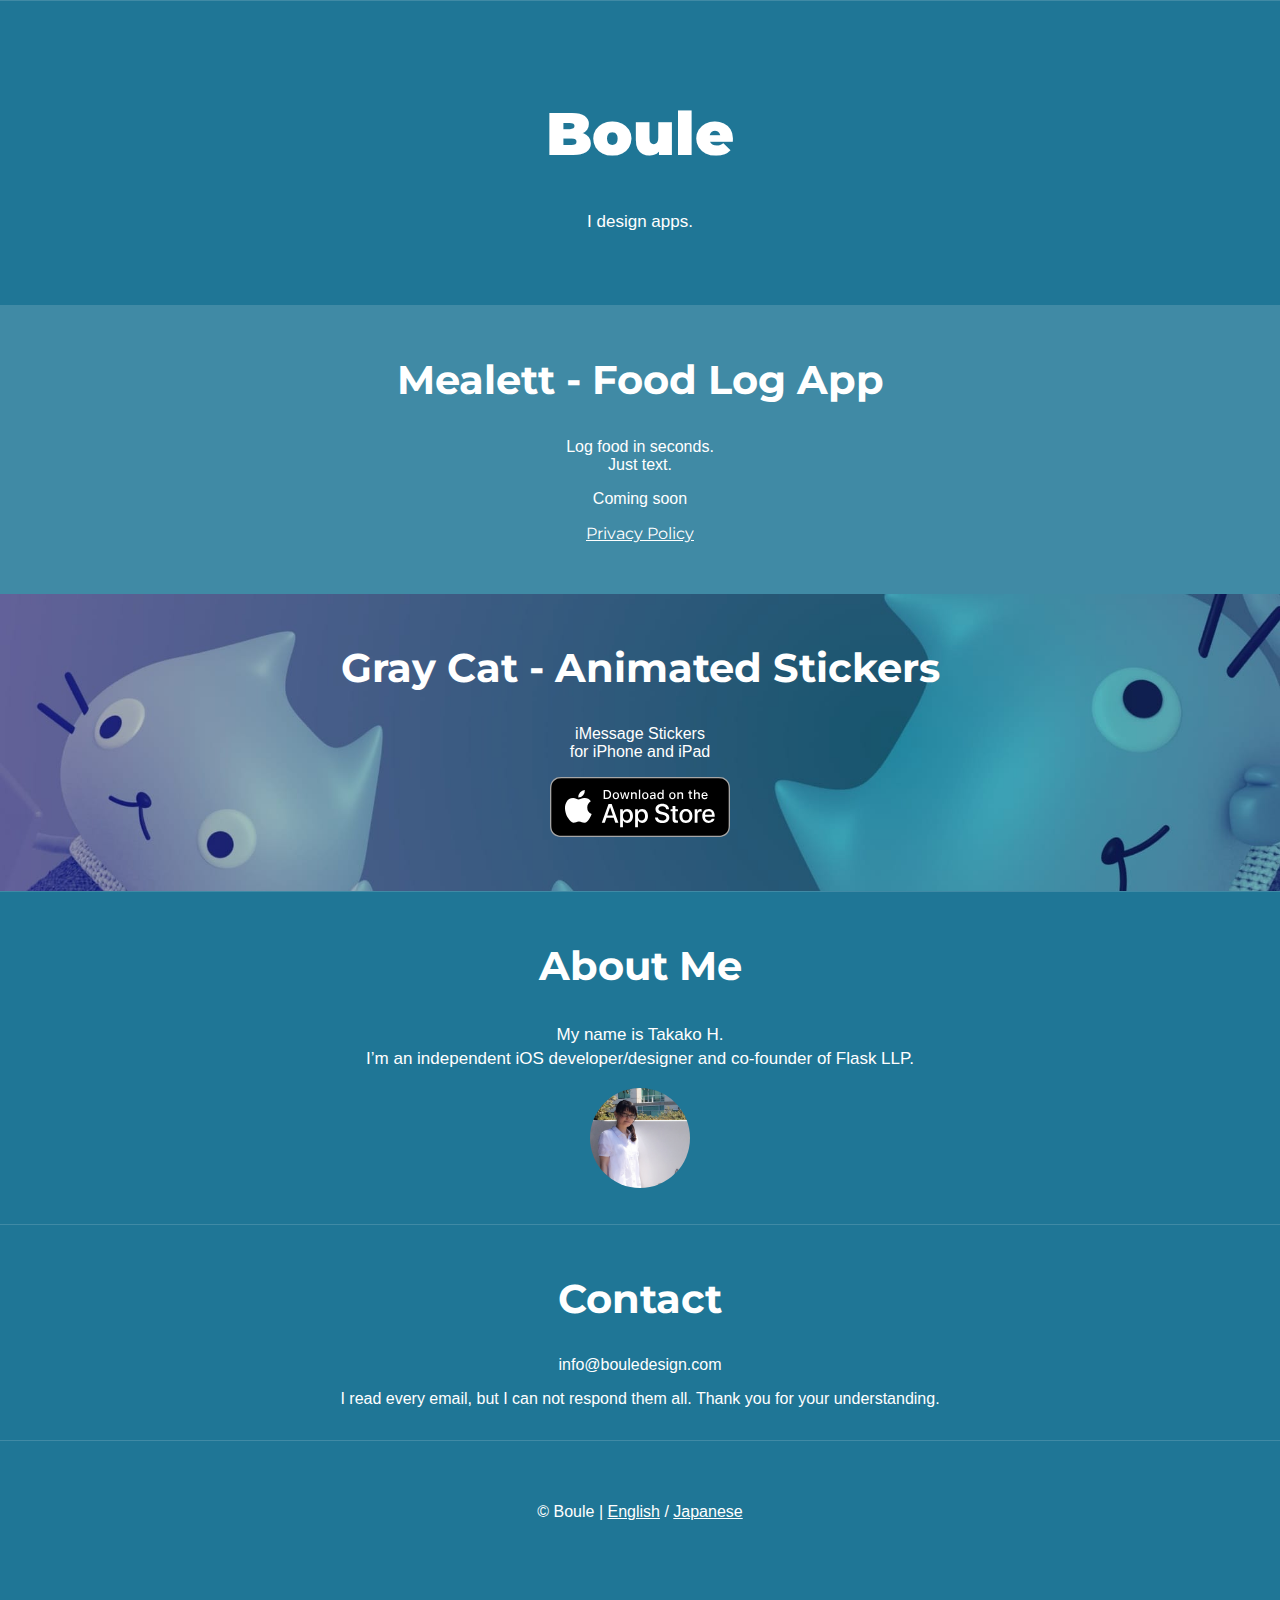
<file: index.html>
<!DOCTYPE html>
<html lang="en">
  <head>
    <meta charset="utf-8">
    <title>Boule - Create Apps for iOS</title>
    <meta name="viewport" content="width=device-width, initial-scale=1.0">
    <link rel="stylesheet" href="css/style.css" media="screen">
    <link href="https://use.fontawesome.com/releases/v5.15.1/css/all.css" rel="stylesheet">
    <link rel="apple-touch-icon" href="img/apple-touch-icon.png">
    <link rel="shortcut icon" href="img/favicon.ico">
  </head>
<body>

  <!-- Head  -->
  <div class="row">
  	<div class="head">
  		<h1 class="logo font-en">Boule</h1>
  		<p class="cp">I design apps.</p>
  	</div>
  	<br class="clearfix">
  </div>

  <!-- Apps  -->
  <div class="row app app-meal">
  	<div class="app-box">
  		<div class="app-text">
  			<h2 class="font-en">Mealett - Food Log App</h2>
  			<p>Log food in seconds.<br />Just text.</p>
  			<p>Coming soon</p>
  			<p class="font-en"><a href="privacypolicy.html">Privacy Policy</a></p>
  		</div>
  	</div>
  	<br class="clearfix">
  </div>
  
  <div class="row app app-graycat">
  	<div class="app-box">
  		<div class="app-text">
  			<h2 class="font-en">Gray Cat - Animated Stickers</h2>
  			<p>iMessage Stickers<br />for iPhone and iPad</p>
        <p><a href="https://apps.apple.com/app/id1192714377"><img src="img/Download_on_the_App_Store_Badge_US-UK_RGB_blk_092917.svg" height="60" alt="Download on the App Store"></a></p>
  		</div>
  	</div>
  	<br class="clearfix">
  </div>

  <!-- About -->
  <div class="row about" id="about">
  	<div class="box-line">
  		<h2 class="font-en">About Me</h2>
  		<p class="cp">My name is Takako H.<br>I’m an independent iOS developer/designer and co-founder of Flask LLP.</p>
      <p><img src="img/photo_hori.jpg" height="100" width="100" alt="" class="img-circle"></p>
  	</div>
  </div>

  <!-- Contact -->
  <div class="row contact" id="contact">
  		<h2 class="font-en">Contact</h2>
  		<p>&#105;&#110;&#102;&#111;&#64;&#98;&#111;&#117;&#108;&#101;&#100;&#101;&#115;&#105;&#103;&#110;&#46;&#99;&#111;&#109;</p>
      <p>I read every email, but I can not respond them all. Thank you for your understanding.</p>
  </div>

  <!-- Copyright -->
  <div class="row">
  	<footer>
  		<p>© Boule |  <a href="index.html">English</a> / <a href="index-ja.html">Japanese</a></p>
  	</footer>
  </div>

  </body>
  </html>
</file>
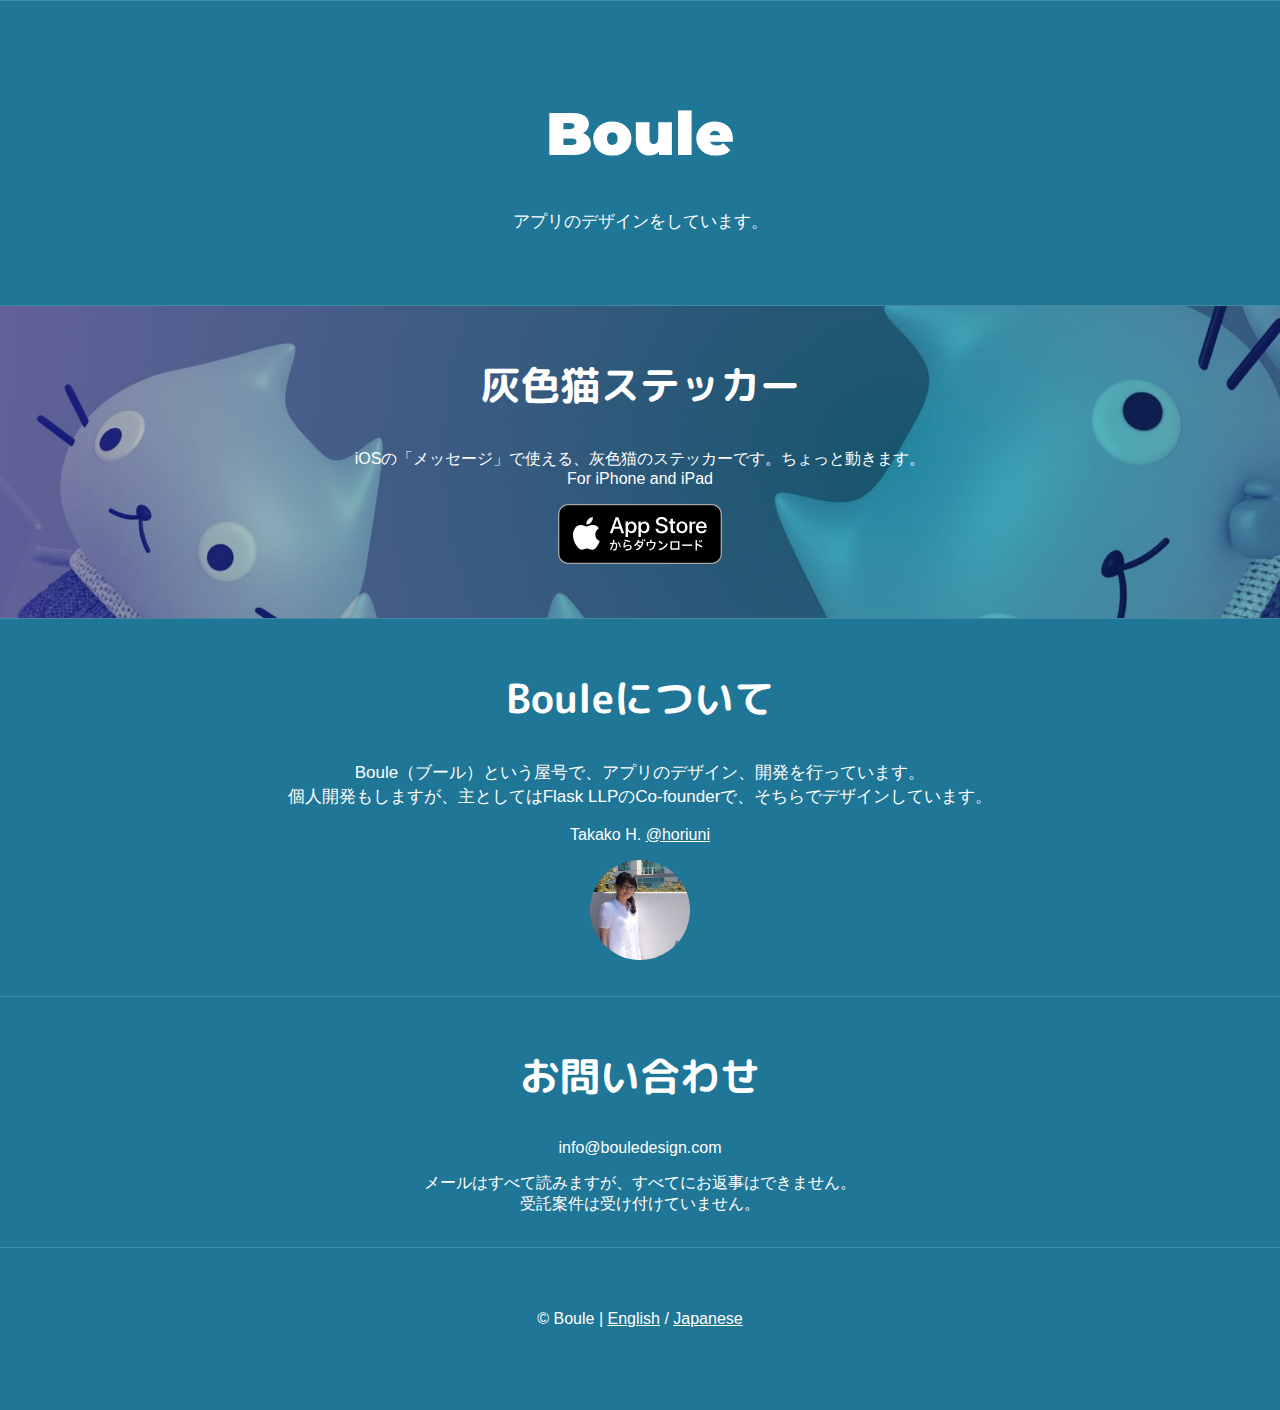
<file: ja/index.html>
<!DOCTYPE html>
<html lang="ja">
  <head>
    <meta charset="utf-8">
    <title>Boule（ブール） - アプリのデザイン</title>
    <meta name="viewport" content="width=device-width, initial-scale=1.0">
    <link rel="stylesheet" href="../css/style.css" media="screen">
    <link href="https://use.fontawesome.com/releases/v5.15.1/css/all.css" rel="stylesheet">
    <link rel="apple-touch-icon" href="/img/apple-touch-icon.png">
    <link rel="shortcut icon" href="/img/favicon.ico">
  </head>

<body>

  <!-- Head  -->
  <div class="row">
  	<div class="head">
  		<h1 class="logo font-en">Boule</h1>
  		<p class="cp">アプリのデザインをしています。</p>
  	</div>
  	<br class="clearfix">
  </div>

  <!-- Apps  -->
  <div class="row app app-graycat">
  	<div class="app-box">
  		<div class="app-text">
  			<h2 class="font-ja">灰色猫ステッカー</h2>
  			<p>iOSの「メッセージ」で使える、灰色猫のステッカーです。ちょっと動きます。<br />For iPhone and iPad</p>
        <p><a href="https://apps.apple.com/jp/app/id1192714377"><img src="../img/Download_on_the_App_Store_Badge_JP_RGB_blk_100317.svg" height="60" alt="App Storeからダウンロード"></a></p>
  		</div>
  	</div>
  	<br class="clearfix">
  </div>

  <!-- About -->
  <div class="row about" id="about">
  	<div class="box-line">
  		<h2 class="font-ja">Bouleについて</h2>
  		<p class="cp">Boule（ブール）という屋号で、アプリのデザイン、開発を行っています。<br>個人開発もしますが、主としてはFlask LLPのCo-founderで、そちらでデザインしています。</p>
      <p>Takako H. <a href="https://twitter.com/horiuni">@horiuni</a></p>
      <p><img src="../img/photo_hori.jpg" height="100" width="100" alt="" class="img-circle"></p>
  	</div>
  </div>

  <!-- Contact -->
  <div class="row contact" id="contact">
  		<h2 class="font-ja">お問い合わせ</h2>
      <p>info@bouledesign.com</p>
  		<p>メールはすべて読みますが、すべてにお返事はできません。<br>受託案件は受け付けていません。</p>
  </div>

  <!-- Copyright -->
  <div class="row">
  	<footer>
  		<p>© Boule |  <a href="/">English</a> / <a href="/ja/">Japanese</a></p>
  	</footer>
  </div>

  </body>
  </html>
</file>
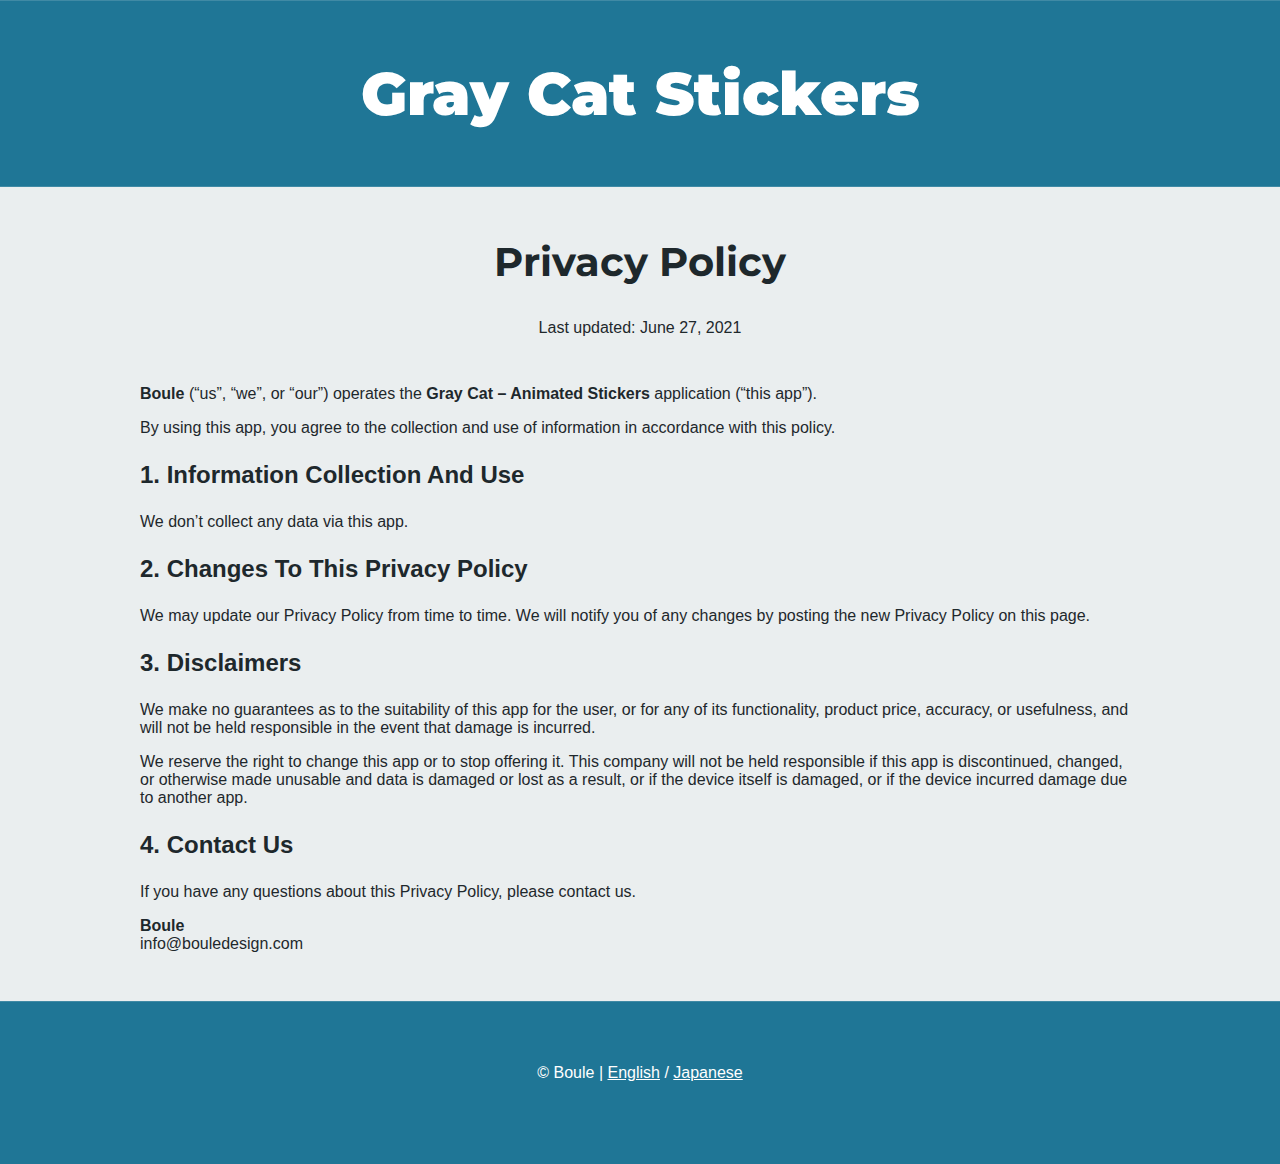
<file: graycat_privacypolicy.html>
<!DOCTYPE html>
<html lang="en">
  <head>
    <meta charset="utf-8">
    <title>Privacy Policy - Gray Cat - Animated Stickers</title>
    <meta name="viewport" content="width=device-width, initial-scale=1.0">
    <link rel="stylesheet" href="css/style.css" media="screen">
    <link href="https://use.fontawesome.com/releases/v5.15.1/css/all.css" rel="stylesheet">
    <link rel="apple-touch-icon" href="img/apple-touch-icon.png">
    <link rel="shortcut icon" href="img/favicon.ico">
  </head>

<body>

  <!-- Head  -->
<div class="row">
  <h1 class="font-en">Gray Cat Stickers</h1>
</div>

<div class="contentbody">

<div class="row">
  <h2 class="font-en">Privacy Policy</h2>
  <p>Last updated: June 27, 2021</p>
<div class="textbox">


  <p><b>Boule</b> (“us”, “we”, or “our”) operates the <b>Gray Cat – Animated Stickers</b> application (“this app”).</p>
  <p>By using this app, you agree to the collection and use of information in accordance with this policy.</p>

  <h3 id="1. Information Collection And Use">1. Information Collection And Use</h3>
  <p>We don’t collect any data via this app.</p>

  <h3 id="2. Changes To This Privacy Policy">2. Changes To This Privacy Policy</h3>
  <p>We may update our Privacy Policy from time to time. We will notify you of any changes by posting the new Privacy Policy on this page.</p>

  <h3 id="3. Disclaimers">3. Disclaimers</h3>
  <p>We make no guarantees as to the suitability of this app for the user, or for any of its functionality, product price, accuracy, or usefulness, and will not be held responsible in the event that damage is incurred.</p>
  <p>We reserve the right to change this app or to stop offering it. This company will not be held responsible if this app is discontinued, changed, or otherwise made unusable and data is damaged or lost as a result, or if the device itself is damaged, or if the device incurred damage due to another app.</p>

  <h3 id="4. Contact Us">4. Contact Us</h3>
  <p>If you have any questions about this Privacy Policy, please contact us.</p>

  <p><b>Boule</b><br>info@bouledesign.com</p>

</div>
</div>
</div>

  <!-- Copyright -->
  <div class="row">
  	<footer>
  		<p>© Boule |  <a href="/">English</a> / <a href="/ja/">Japanese</a></p>
  	</footer>
  </div>

  </body>
  </html>
</file>
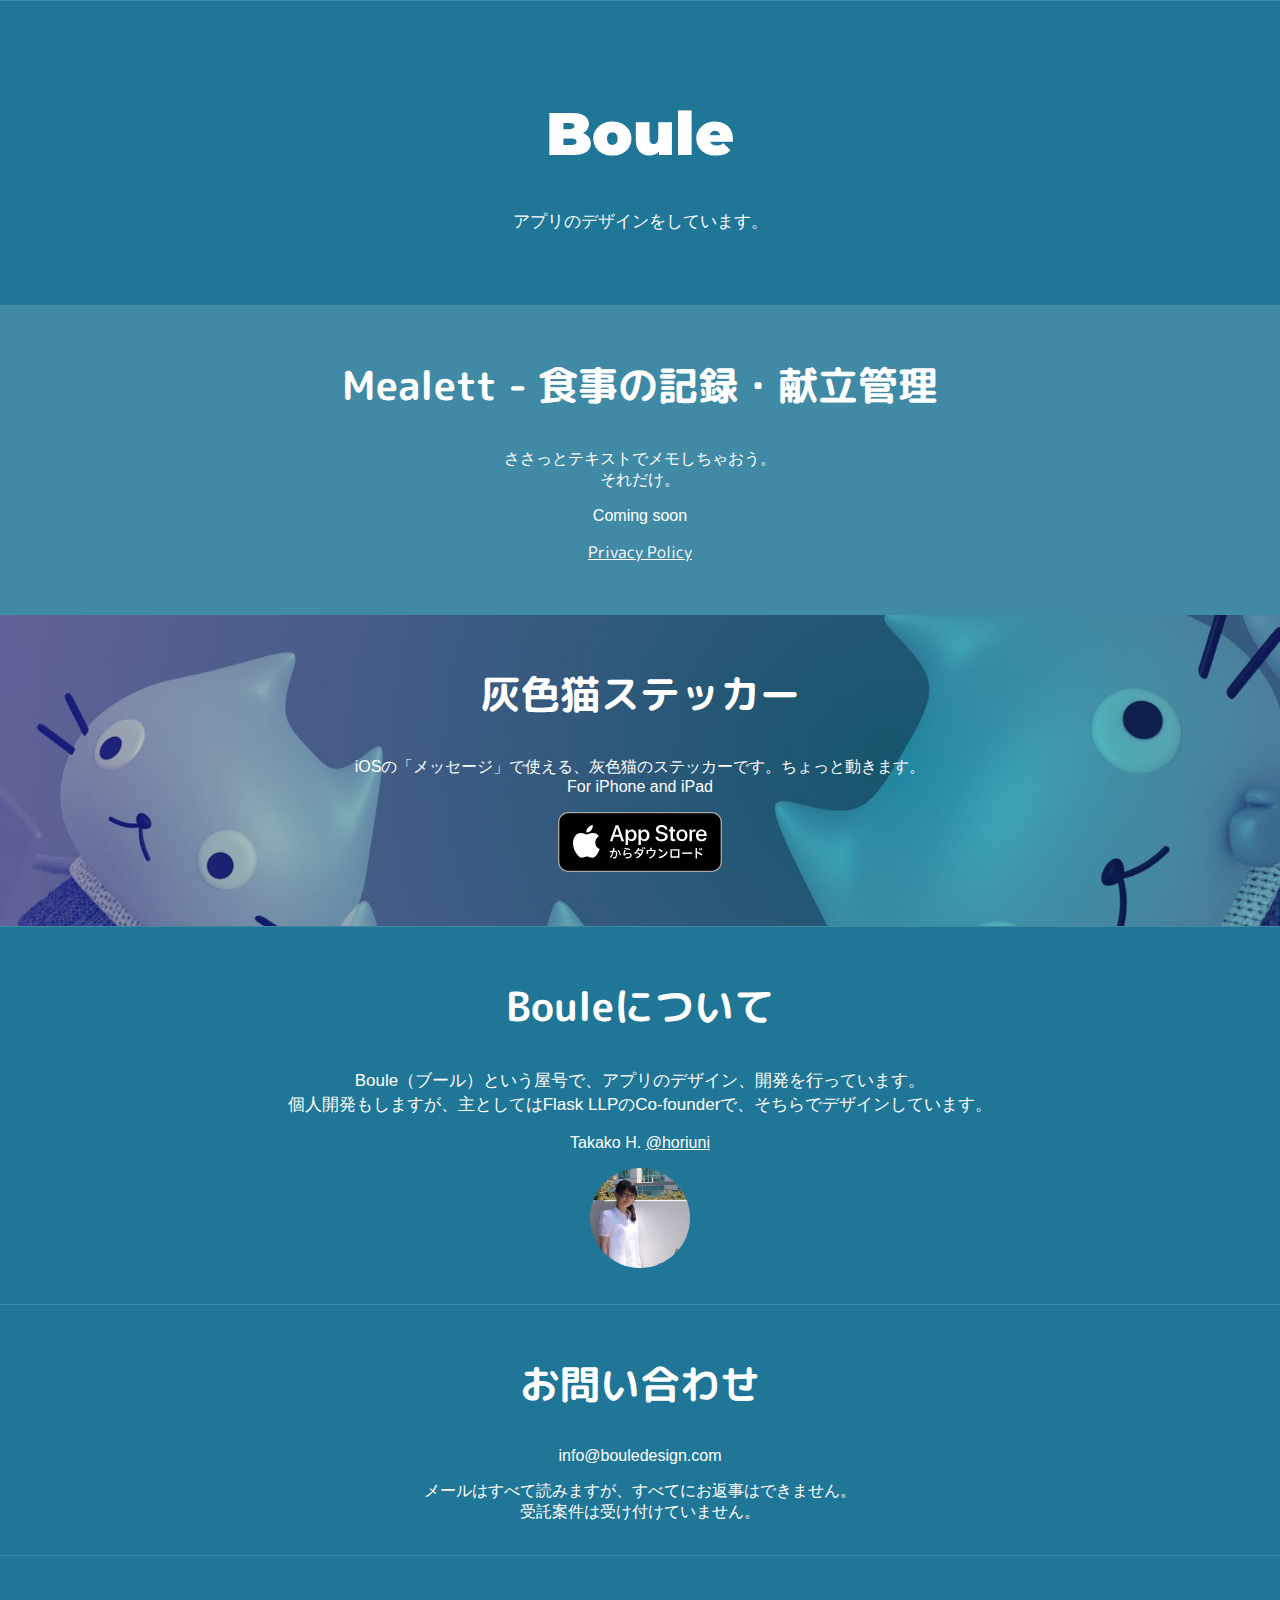
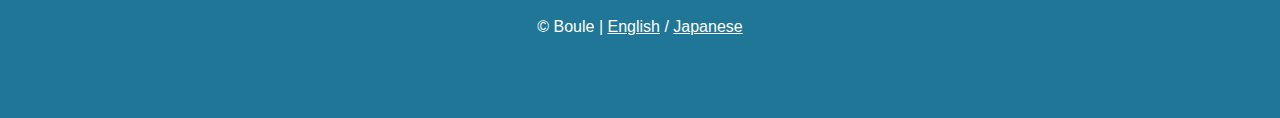
<file: index-ja.html>
<!DOCTYPE html>
<html lang="ja">
  <head>
    <meta charset="utf-8">
    <title>Boule（ブール） | iOSアプリの開発と運営</title>
    <meta name="viewport" content="width=device-width, initial-scale=1.0">
    <link rel="stylesheet" href="css/style.css" media="screen">
    <link href="https://use.fontawesome.com/releases/v5.15.1/css/all.css" rel="stylesheet">
    <link rel="apple-touch-icon" href="img/apple-touch-icon.png">
    <link rel="shortcut icon" href="img/favicon.ico">
  </head>
<body>

  <!-- Head  -->
  <div class="row">
  	<div class="head">
  		<h1 class="logo font-en">Boule</h1>
  		<p class="cp">アプリのデザインをしています。</p>
  	</div>
  	<br class="clearfix">
  </div>

  <!-- Apps  -->
  
    <div class="row app app-meal">
  	<div class="app-box">
  		<div class="app-text">
  			<h2 class="font-ja">Mealett - 食事の記録・献立管理</h2>
  			<p>ささっとテキストでメモしちゃおう。<br />それだけ。</p>
  			<!--
  			<p><a href="https://apps.apple.com/jp/app/id1192714377"><img src="img/Download_on_the_App_Store_Badge_JP_RGB_blk_100317.svg" height="60" alt="App Storeからダウンロード"></a></p>
  			-->
  			<p>Coming soon</p>
  			<p class="font-ja"><a href="privacypolicy-ja.html">Privacy Policy</a></p>
  		</div>
  	</div>
  	<br class="clearfix">
  </div>
  
  <div class="row app app-graycat">
  	<div class="app-box">
  		<div class="app-text">
  			<h2 class="font-ja">灰色猫ステッカー</h2>
  			<p>iOSの「メッセージ」で使える、灰色猫のステッカーです。ちょっと動きます。<br />For iPhone and iPad</p>
        <p><a href="https://apps.apple.com/jp/app/id1192714377"><img src="img/Download_on_the_App_Store_Badge_JP_RGB_blk_100317.svg" height="60" alt="App Storeからダウンロード"></a></p>
  		</div>
  	</div>
  	<br class="clearfix">
  </div>

  <!-- About -->
  <div class="row about" id="about">
  	<div class="box-line">
  		<h2 class="font-ja">Bouleについて</h2>
  		<p class="cp">Boule（ブール）という屋号で、アプリのデザイン、開発を行っています。<br>個人開発もしますが、主としてはFlask LLPのCo-founderで、そちらでデザインしています。</p>
      <p>Takako H. <a href="https://twitter.com/horiuni">@horiuni</a></p>
      <p><img src="img/photo_hori.jpg" height="100" width="100" alt="" class="img-circle"></p>
  	</div>
  </div>

  <!-- Contact -->
  <div class="row contact" id="contact">
  		<h2 class="font-ja">お問い合わせ</h2>
      <p>&#105;&#110;&#102;&#111;&#64;&#98;&#111;&#117;&#108;&#101;&#100;&#101;&#115;&#105;&#103;&#110;&#46;&#99;&#111;&#109;</p>
  		<p>メールはすべて読みますが、すべてにお返事はできません。<br>受託案件は受け付けていません。</p>
  </div>

  <!-- Copyright -->
  <div class="row">
  	<footer>
  		<p>© Boule |  <a href="index.html">English</a> / <a href="index-ja.html">Japanese</a></p>
  	</footer>
  </div>

  </body>
  </html>
</file>
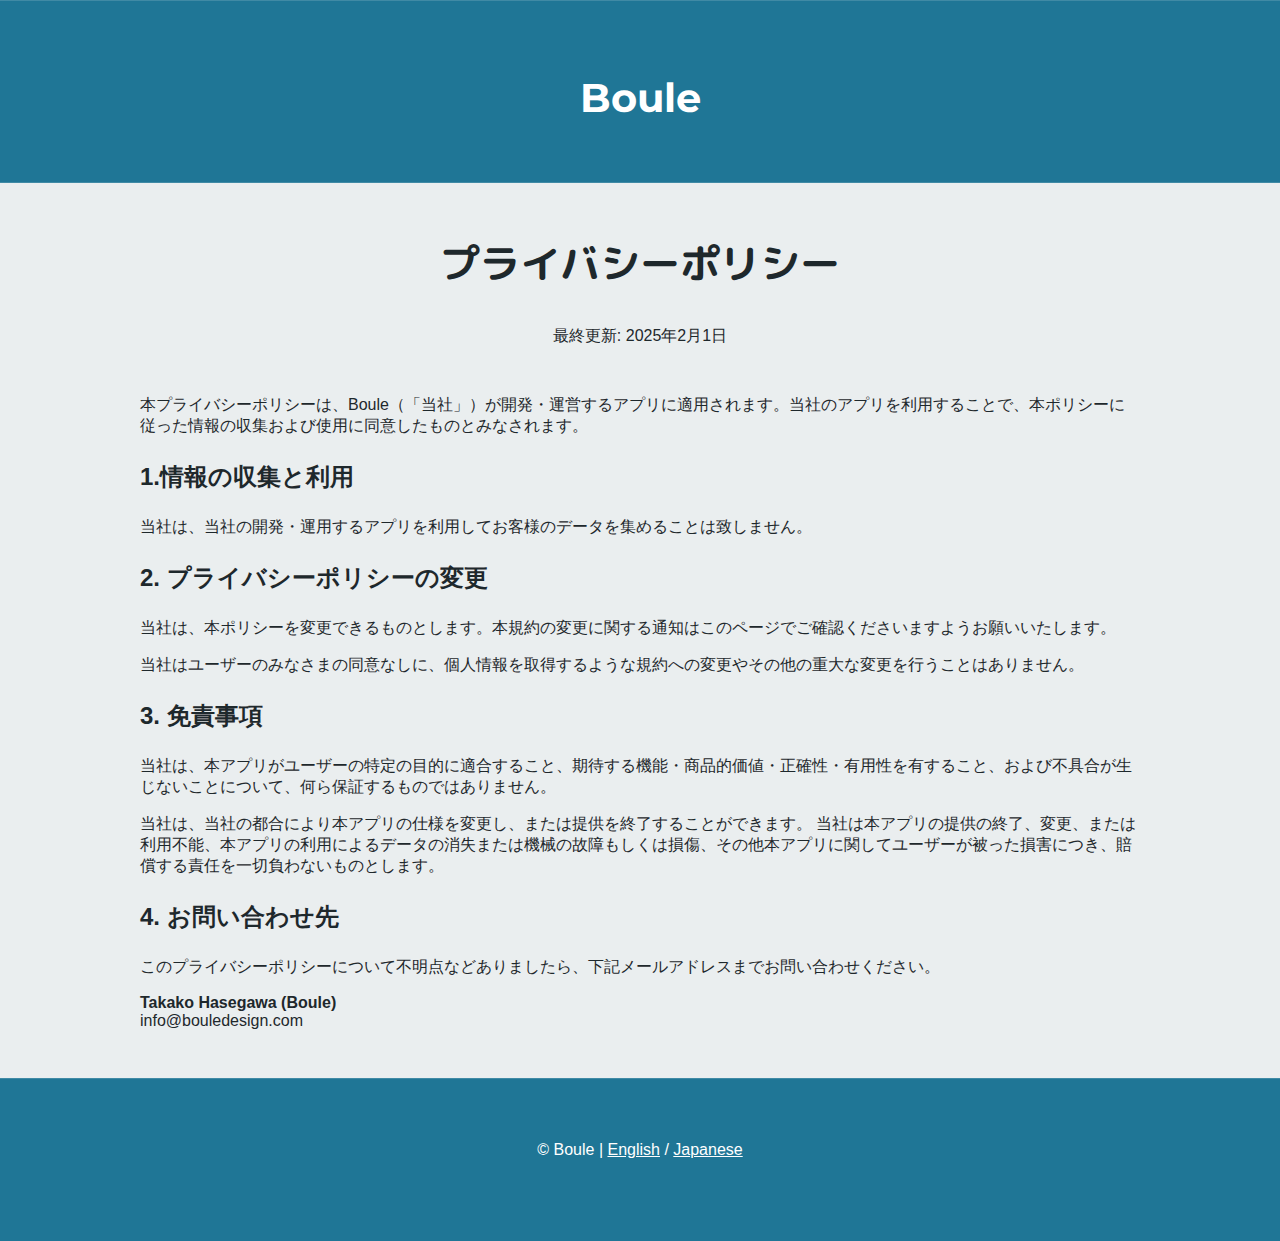
<file: privacypolicy-ja.html>
<!DOCTYPE html>
<html lang="ja">

<head>
  <meta charset="utf-8">
  <title>Privacy Policy</title>
  <meta name="viewport" content="width=device-width, initial-scale=1.0">
  <link rel="stylesheet" href="css/style.css" media="screen">
  <link href="https://use.fontawesome.com/releases/v5.15.1/css/all.css" rel="stylesheet">
  <link rel="apple-touch-icon" href="/img/apple-touch-icon.png">
  <link rel="shortcut icon" href="/img/favicon.ico">
</head>

<body>

  <!-- Head  -->
  <div class="row">
    <h1><a href="index-ja.html" class="backToHome">Boule</a></h1>
  </div>

  <div class="contentbody">

    <div class="row">
      <h2 class="font-ja">プライバシーポリシー</h2>
      <p>最終更新: 2025年2月1日</p>

      <div class="textbox">

        <p>本プライバシーポリシーは、Boule（「当社」）が開発・運営するアプリに適用されます。当社のアプリを利用することで、本ポリシーに従った情報の収集および使用に同意したものとみなされます。</p>

        <h3>1.情報の収集と利用</h3>
        <p>当社は、当社の開発・運用するアプリを利用してお客様のデータを集めることは致しません。</p>

        <h3>2. プライバシーポリシーの変更</h3>
        <p>当社は、本ポリシーを変更できるものとします。本規約の変更に関する通知はこのページでご確認くださいますようお願いいたします。</p>
        <p>当社はユーザーのみなさまの同意なしに、個人情報を取得するような規約への変更やその他の重大な変更を行うことはありません。</p>

        <h3>3. 免責事項</h3>
        <p>当社は、本アプリがユーザーの特定の目的に適合すること、期待する機能・商品的価値・正確性・有用性を有すること、および不具合が生じないことについて、何ら保証するものではありません。</p>
        <p>当社は、当社の都合により本アプリの仕様を変更し、または提供を終了することができます。 当社は本アプリの提供の終了、変更、または利用不能、本アプリの利用によるデータの消失または機械の故障もしくは損傷、その他本アプリに関してユーザーが被った損害につき、賠償する責任を一切負わないものとします。</p>

        <h3>4. お問い合わせ先</h3>
        <p>このプライバシーポリシーについて不明点などありましたら、下記メールアドレスまでお問い合わせください。</p>

        <p><b>Takako Hasegawa (Boule)</b><br>
          &#105;&#110;&#102;&#111;&#64;&#98;&#111;&#117;&#108;&#101;&#100;&#101;&#115;&#105;&#103;&#110;&#46;&#99;&#111;&#109;
        </p>

      </div>
    </div>
  </div>

  <!-- Copyright -->
  <div class="row">
    <footer>
      <p>© Boule |  <a href="privacypolicy.html">English</a> / <a href="privacypolicy-ja.html">Japanese</a></p>
    </footer>
  </div>

</body>

</html>
</file>
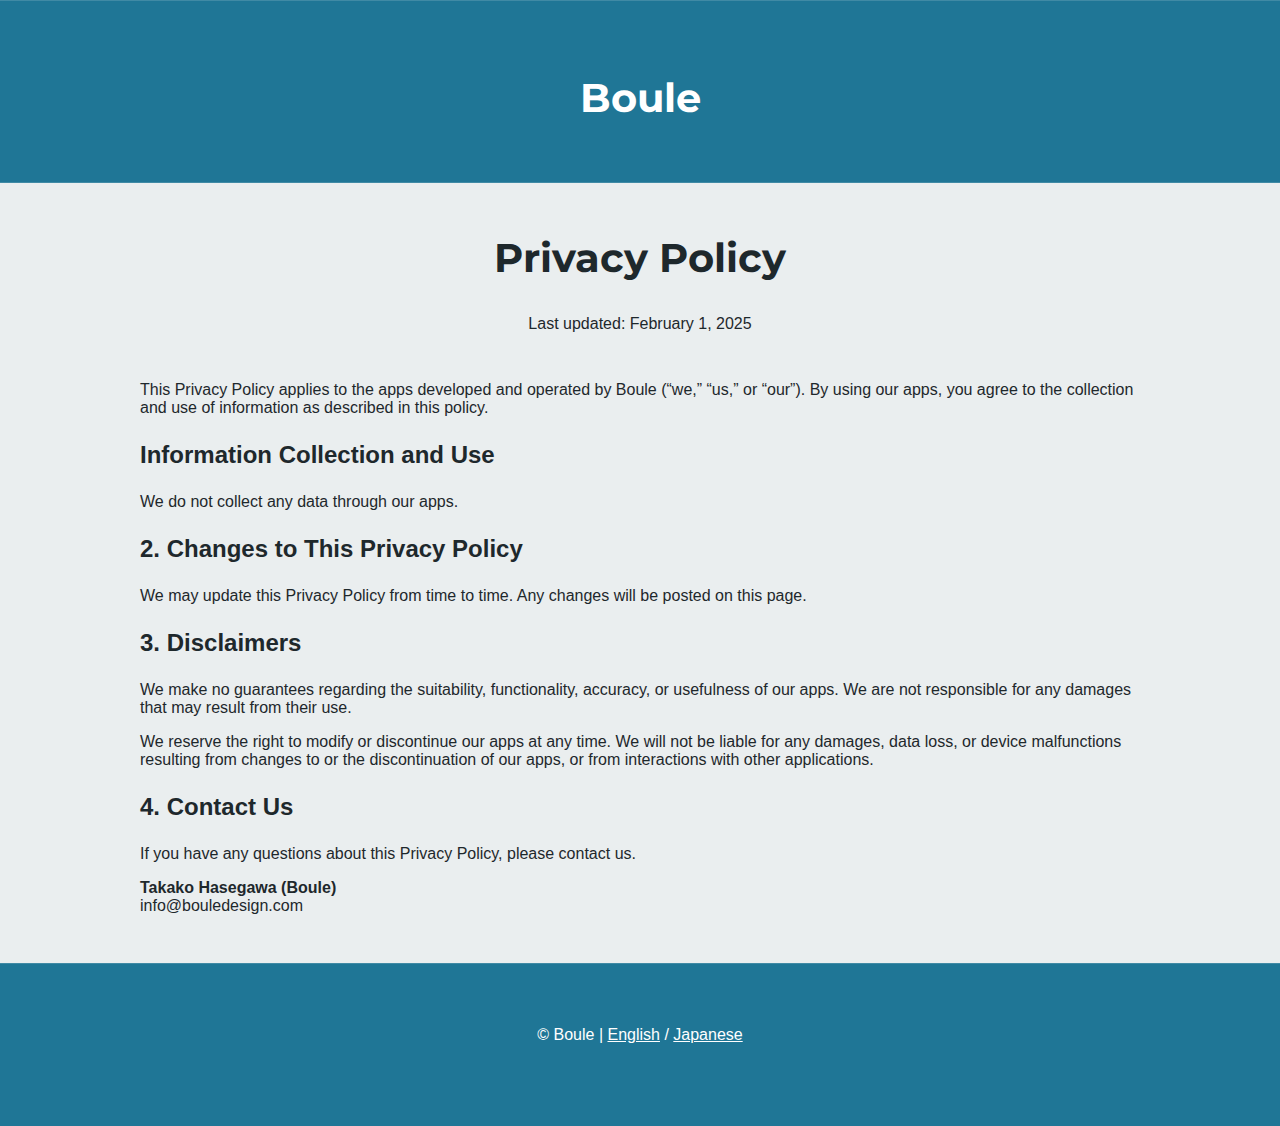
<file: privacypolicy.html>
<!DOCTYPE html>
<html lang="en">

<head>
  <meta charset="utf-8">
  <title>Privacy Policy</title>
  <meta name="viewport" content="width=device-width, initial-scale=1.0">
  <link rel="stylesheet" href="css/style.css" media="screen">
  <link href="https://use.fontawesome.com/releases/v5.15.1/css/all.css" rel="stylesheet">
  <link rel="apple-touch-icon" href="img/apple-touch-icon.png">
  <link rel="shortcut icon" href="img/favicon.ico">
</head>

<body>

  <!-- Head  -->
  <div class="row">
    <h1><a href="index.html" class="backToHome">Boule</a></h1>
  </div>

  <div class="contentbody">

    <div class="row">
      <h2 class="font-en">Privacy Policy</h2>
      <p>Last updated: February 1, 2025</p>
      <div class="textbox">
        <p>This Privacy Policy applies to the apps developed and operated by Boule (“we,” “us,” or “our”). By using our apps, you agree to the collection and use of information as described in this policy.</p>

        <h3 id="1. Information Collection and Use">Information Collection and Use</h3>
        <p>We do not collect any data through our apps.</p>

        <h3 id="2. Changes to This Privacy Policy">2. Changes to This Privacy Policy</h3>
        <p>We may update this Privacy Policy from time to time. Any changes will be posted on this page.</p>

        <h3 id="3. Disclaimers">3. Disclaimers</h3>
        <p>We make no guarantees regarding the suitability, functionality, accuracy, or usefulness of our apps. We are not responsible for any damages that may result from their use.</p>
        <p>We reserve the right to modify or discontinue our apps at any time. We will not be liable for any damages, data loss, or device malfunctions resulting from changes to or the discontinuation of our apps, or from interactions with other applications.</p>

        <h3 id="4. Contact Us">4. Contact Us</h3>
        <p>If you have any questions about this Privacy Policy, please contact us.</p>

        <p><b>Takako Hasegawa (Boule)</b><br>
          &#105;&#110;&#102;&#111;&#64;&#98;&#111;&#117;&#108;&#101;&#100;&#101;&#115;&#105;&#103;&#110;&#46;&#99;&#111;&#109;
        </p>
      </div>
    </div>
  </div>

  <!-- Copyright -->
  <div class="row">
    <footer>
      <p>© Boule |  <a href="privacypolicy.html">English</a> / <a href="privacypolicy-ja.html">Japanese</a></p>
    </footer>
  </div>

</body>

</html>
</file>
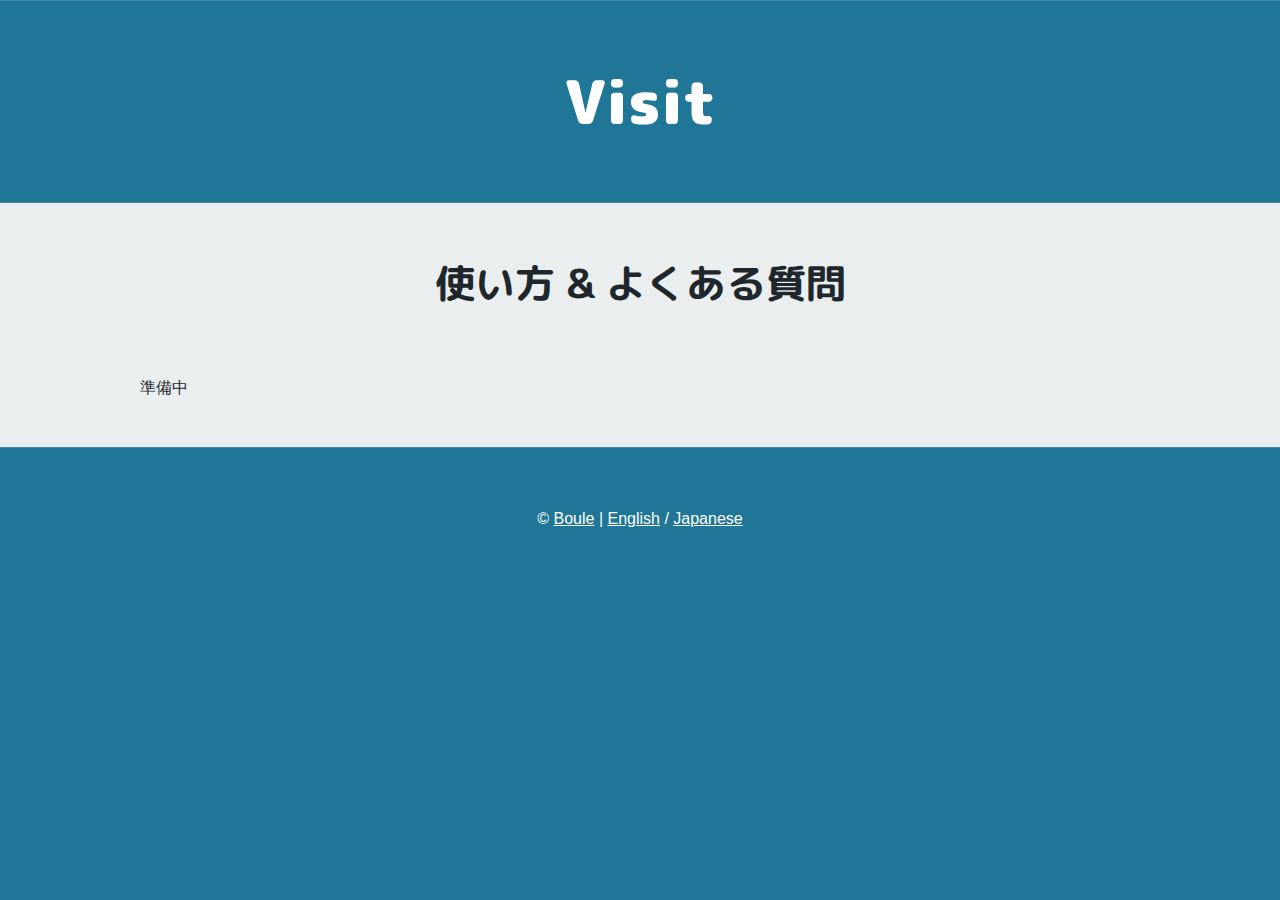
<file: visit-help-ja.html>
<!DOCTYPE html>
<html lang="ja">

<head>
  <meta charset="utf-8">
  <title>Help | Visit</title>
  <meta name="viewport" content="width=device-width, initial-scale=1.0">
  <link rel="stylesheet" href="css/style.css" media="screen">
  <link href="https://use.fontawesome.com/releases/v5.15.1/css/all.css" rel="stylesheet">
  <link rel="apple-touch-icon" href="/img/apple-touch-icon.png">
  <link rel="shortcut icon" href="/img/favicon.ico">
</head>

<body>

  <!-- Head  -->
  <div class="row">
    <h1 class="font-ja">Visit</h1>
  </div>

  <div class="contentbody">

    <div class="row">
      <h2 class="font-ja">使い方 & よくある質問</h2>
      <div class="textbox">
        <p>準備中</p>
      </div>
    </div>
  </div>

  <!-- Copyright -->
  <div class="row">
    <footer>
      <p>© <a href="index-ja.html">Boule</a> |  <a href="visit-help.html">English</a> / <a href="visit-help-ja.html">Japanese</a></p>
    </footer>
  </div>

</body>

</html>
</file>
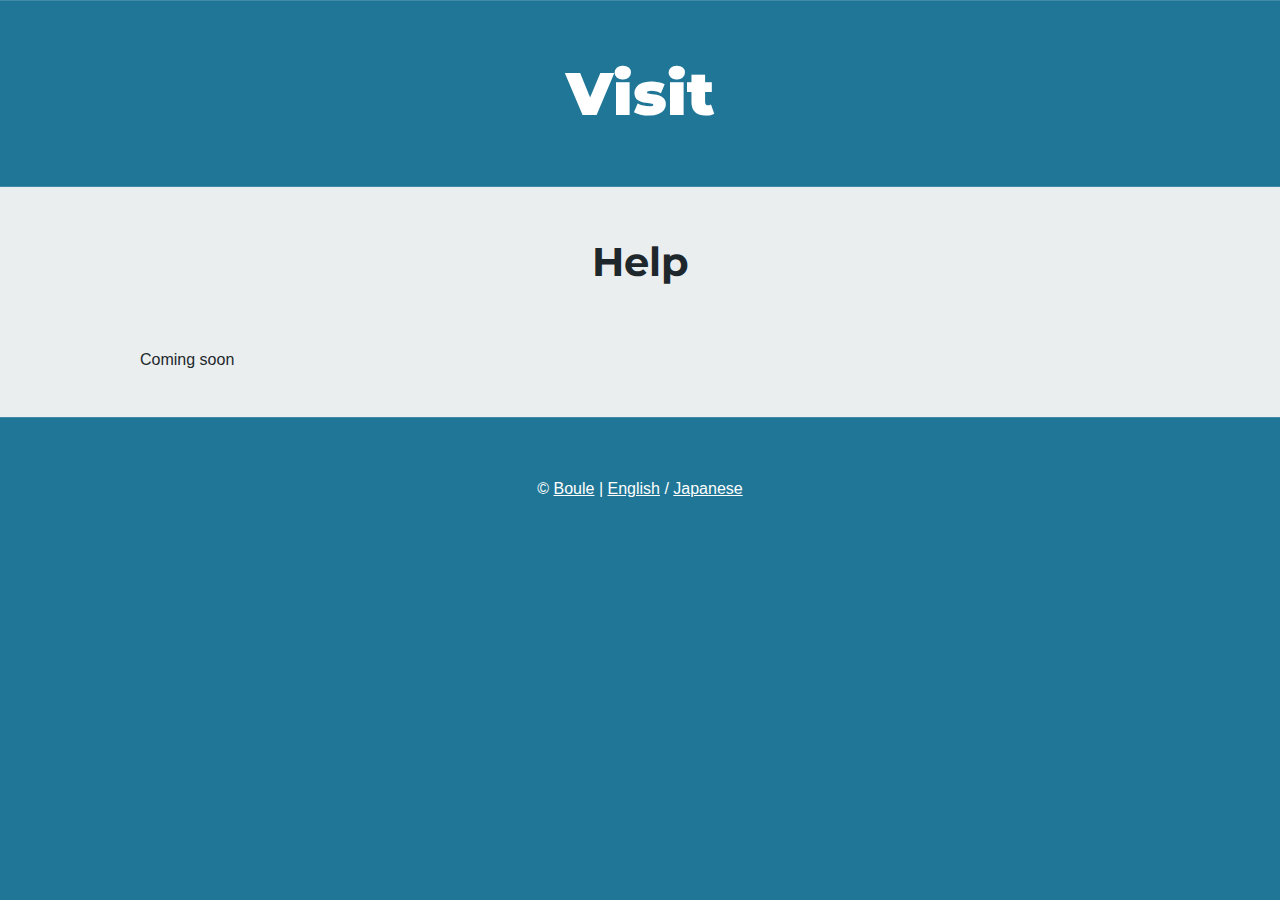
<file: visit-help.html>
<!DOCTYPE html>
<html lang="en">

<head>
  <meta charset="utf-8">
  <title>Help | Visit</title>
  <meta name="viewport" content="width=device-width, initial-scale=1.0">
  <link rel="stylesheet" href="css/style.css" media="screen">
  <link href="https://use.fontawesome.com/releases/v5.15.1/css/all.css" rel="stylesheet">
  <link rel="apple-touch-icon" href="img/apple-touch-icon.png">
  <link rel="shortcut icon" href="img/favicon.ico">
</head>

<body>

  <!-- Head  -->
  <div class="row">
    <h1 class="font-en">Visit</h1>
  </div>

  <div class="contentbody">

    <div class="row">
      <h2 class="font-en">Help</h2>

      <div class="textbox">
        <p>Coming soon</p>
      </div>
    </div>
  </div>

  <!-- Copyright -->
  <div class="row">
    <footer>
      <p>© <a href="index.html">Boule</a> |  <a href="visit-help.html">English</a> / <a href="visit-help-ja.html">Japanese</a></p>
    </footer>
  </div>

</body>

</html>
</file>
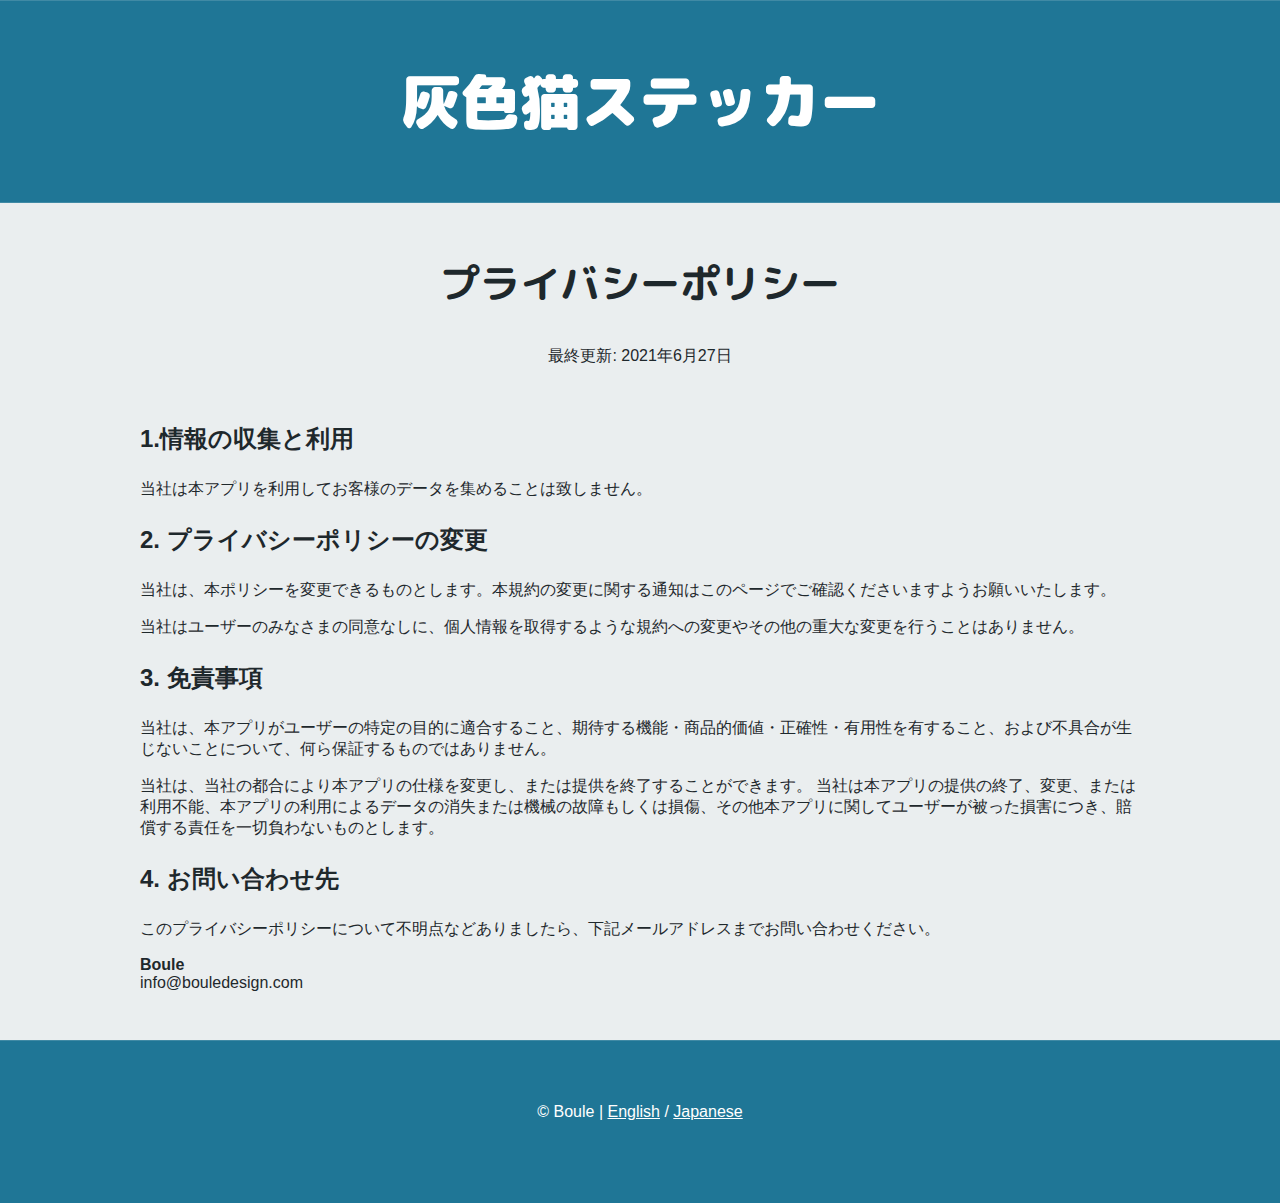
<file: ja/graycat_privacypolicy.html>
<!DOCTYPE html>
<html lang="ja">
  <head>
    <meta charset="utf-8">
    <title>Privacy Policy - Gray Cat - Animated Stickers</title>
    <meta name="viewport" content="width=device-width, initial-scale=1.0">
    <link rel="stylesheet" href="../css/style.css" media="screen">
    <link href="https://use.fontawesome.com/releases/v5.15.1/css/all.css" rel="stylesheet">
    <link rel="apple-touch-icon" href="/img/apple-touch-icon.png">
    <link rel="shortcut icon" href="/img/favicon.ico">
  </head>

<body>

  <!-- Head  -->
<div class="row">
  <h1 class="font-ja">灰色猫ステッカー</h1>
</div>

<div class="contentbody">

<div class="row">
  <h2 class="font-ja">プライバシーポリシー</h2>
  <p>最終更新: 2021年6月27日</p>

<div class="textbox">

  <h3 id="1.情報の収集と利用">1.情報の収集と利用</h3>
  <p>当社は本アプリを利用してお客様のデータを集めることは致しません。</p>

  <h3 id="2. プライバシーポリシーの変更">2. プライバシーポリシーの変更</h3>
  <p>当社は、本ポリシーを変更できるものとします。本規約の変更に関する通知はこのページでご確認くださいますようお願いいたします。</p>
  <p>当社はユーザーのみなさまの同意なしに、個人情報を取得するような規約への変更やその他の重大な変更を行うことはありません。</p>

  <h3 id="3. 免責事項">3. 免責事項</h3>
  <p>当社は、本アプリがユーザーの特定の目的に適合すること、期待する機能・商品的価値・正確性・有用性を有すること、および不具合が生じないことについて、何ら保証するものではありません。</p>
  <p>当社は、当社の都合により本アプリの仕様を変更し、または提供を終了することができます。 当社は本アプリの提供の終了、変更、または利用不能、本アプリの利用によるデータの消失または機械の故障もしくは損傷、その他本アプリに関してユーザーが被った損害につき、賠償する責任を一切負わないものとします。</p>

  <h3 id="4. お問い合わせ先">4. お問い合わせ先</h3>
  <p>このプライバシーポリシーについて不明点などありましたら、下記メールアドレスまでお問い合わせください。</p>

  <p><b>Boule</b><br>info@bouledesign.com</p>

</div>
</div>
</div>

  <!-- Copyright -->
  <div class="row">
  	<footer>
  		<p>© Boule |  <a href="/">English</a> / <a href="/ja/">Japanese</a></p>
  	</footer>
  </div>

  </body>
  </html>
</file>
<file: css/style.css>
@import url('https://fonts.googleapis.com/css2?family=M+PLUS+Rounded+1c:wght@900&display=swap');
@import url('https://fonts.googleapis.com/css2?family=Montserrat:wght@900&display=swap');

.app-meal {
	background: #408AA5;
	background-repeat: no-repeat;
	background-size: cover;
}

.app-graycat {
	background-image: url(../img/bg_graycat.jpg);
	background-repeat: no-repeat;
	background-size: cover;
}

.font-en {
	font-family: 'Montserrat', sans-serif;
}

.font-ja {
	font-family: 'M PLUS Rounded 1c', sans-serif;
}

body {
	margin: 0 0 0 0;
	background: #1F7696;
	text-align: center;
}

body, h1, h2, h3, h4, h5, p {
	font-family: 'SF Pro',sans-serif;
	color: #fff;
}
a {
	text-decoration: underline;
	color: #fff;
}
a.backToHome {
	text-decoration: none;
	font-family: 'Montserrat', sans-serif;
	font-weight: bold;
	font-size: 40px;
	line-height: 1.1em;
}
.row {
	margin: 0;
	padding: 1em;
	clear: both;
	border-top: 1px solid #408AA5;
}

h1 {
	font-size: 60px;
	font-weight: 900;
}
h2 {
	font-size: 40px;
	font-weight: 900;
	font-weight: bold;
}
h3 {
	font-size: 1.5em;
	font-weight: bold;
}

p.cp {
	font-size: 17px;
	line-height: 1.4;
}
.head {
	padding: 40px 0 20px 0;
}
.contentbody {
	background-color: #EAEEEF;
	color: #1E282C;
}
.contentbody h2, .contentbody h3, .contentbody h4, .contentbody p, .contentbody a {
	color: #1E282C;
}
.textbox {
	padding: 1em;
	text-align: left;
	width: 90%;
	max-width: 1000px;
	margin: auto;
}

a.btn-app,
a.btn-app:visited {
	display: block;
	width: 130px;
	margin: 0 auto;
	padding: 10px 14px 10px 14px;
	text-align: center;
	font-size: 20px;
	font-weight: 700;
	border: 2px solid #fff;
	border-radius: 30px;
	text-decoration: none;
}
a.btn-app:hover {
	background-color: #fff;
	color: #1F7696;
}
.img-circle {
	border-radius: 50px;
}
.btn-contact {
	font-size: 24px;
}
footer {
	padding: 30px 0 50px 0;
}
dl, dt, dd {
	margin: 0;
	padding: 0;
	list-style: none;
}





.clearfix:after {
  content: "";
  clear: both;
  display: block;
}
</file>
